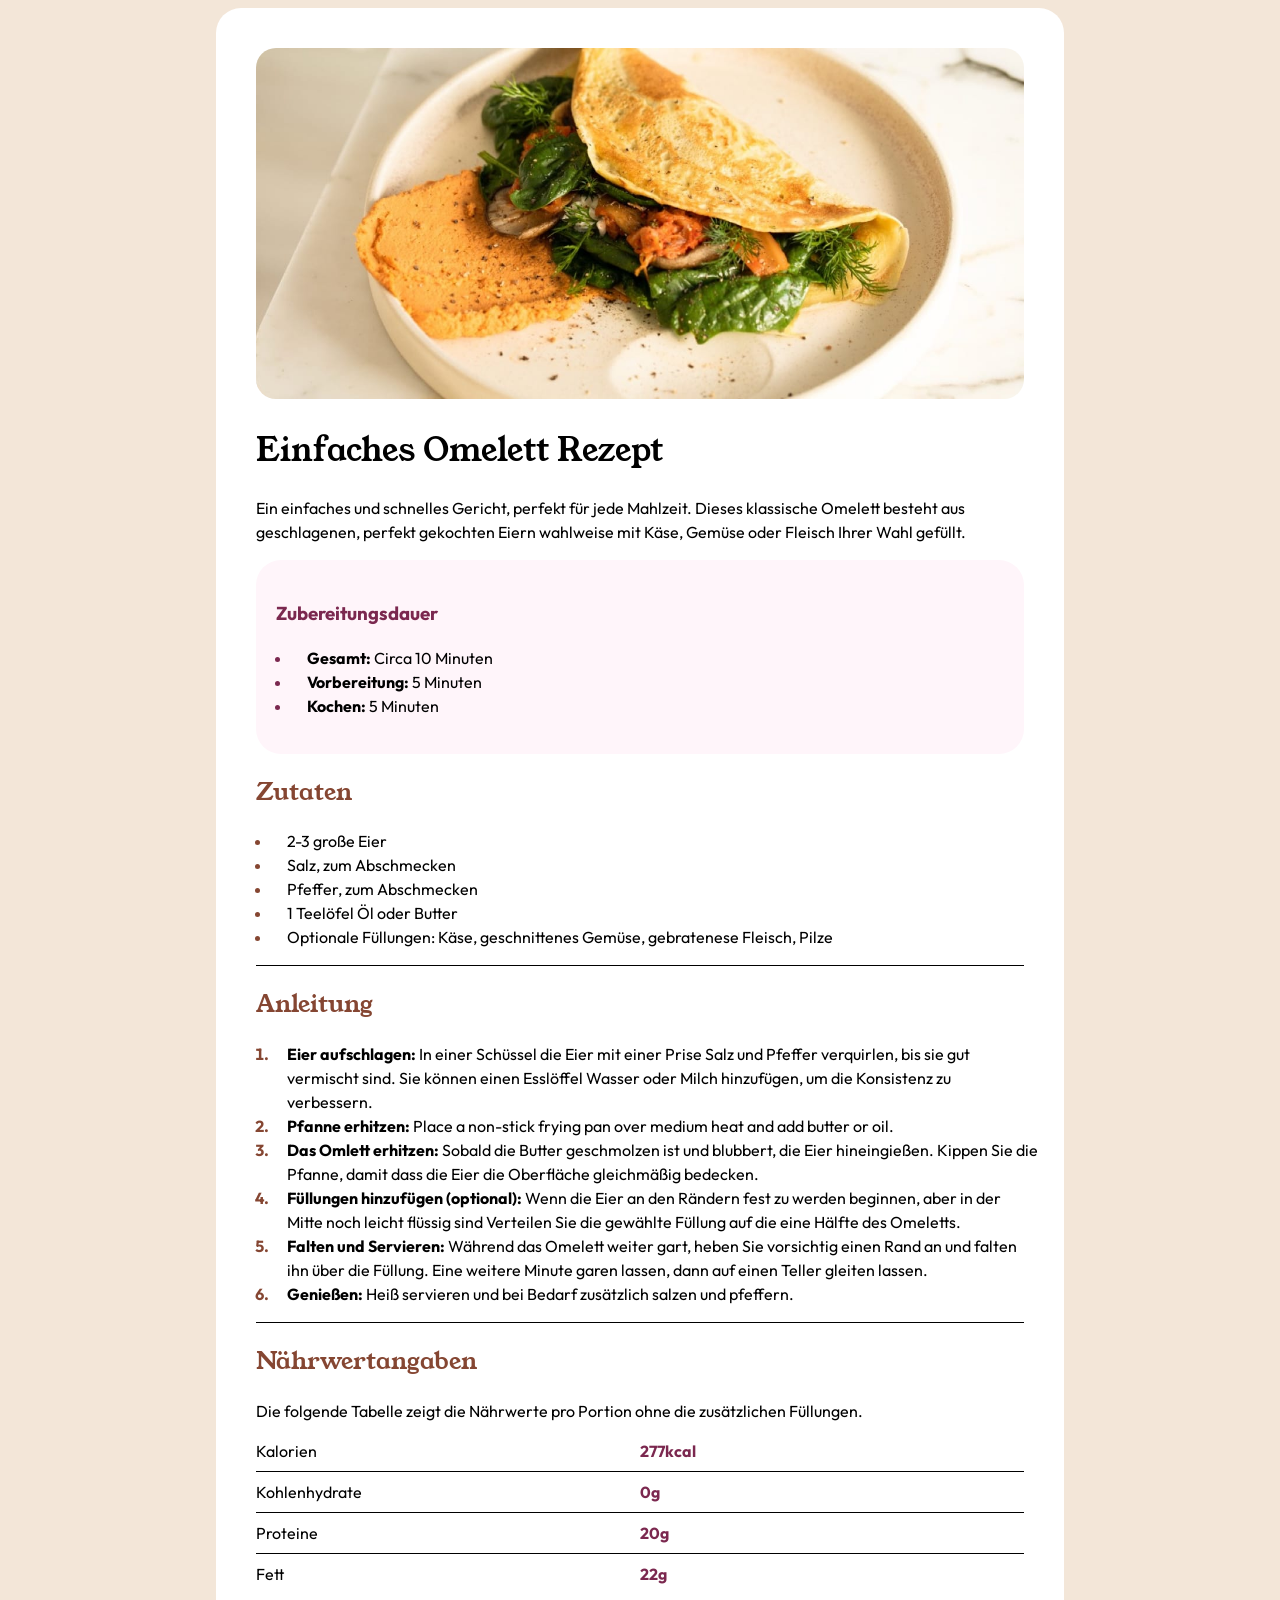
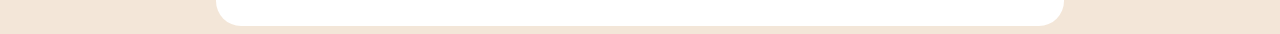
<file: index.html>
<!DOCTYPE html>
<html lang="en">
<head>
  <meta charset="UTF-8">
  <meta name="viewport" content="width=device-width, initial-scale=1.0"> <!-- displays site properly based on user's device -->

  <link rel="icon" type="image/png" sizes="32x32" href="./assets/images/favicon-32x32.png">
  <link rel="stylesheet" href="style.css">
  <title>Omlett Rezept</title>

</head>
<body>
  
  <div class="content">
    <img src="assets/images/image-omelette.jpeg" alt="">

    <div class="text">
      <h1>Einfaches Omelett Rezept</h1>
      <p>Ein einfaches und schnelles Gericht, perfekt für jede Mahlzeit. Dieses klassische Omelett besteht aus geschlagenen, perfekt gekochten Eiern
        wahlweise mit Käse, Gemüse oder Fleisch Ihrer Wahl gefüllt.</p>
      <div class="box">
        <h3>Zubereitungsdauer</h3>
        <ul>
          <li><span><strong>Gesamt:</strong> Circa 10 Minuten</span></li>
          <li><span><strong>Vorbereitung:</strong> 5 Minuten</span></li>
          <li><span><strong>Kochen:</strong> 5 Minuten</span></li>
        </ul>
      </div>
      
      <h2>Zutaten</h2>
      <ul>
        <li><span>2-3 große Eier</span></li>
        <li><span>Salz, zum Abschmecken</span></li>
        <li><span>Pfeffer, zum Abschmecken</span></li>
        <li><span>1 Teelöfel Öl oder Butter</span></li>
        <li><span>Optionale Füllungen: Käse, geschnittenes Gemüse, gebratenese Fleisch, Pilze</span>
        </li>
      </ul>
      <hr>
      <h2>Anleitung</h2>
      <ol>
        <li><span><b>Eier aufschlagen:</b> In einer Schüssel die Eier mit einer Prise Salz und Pfeffer verquirlen, bis sie gut vermischt sind.
          Sie können einen Esslöffel Wasser oder Milch hinzufügen, um die Konsistenz zu verbessern.</span></li>
        <li><span><b>Pfanne erhitzen:</b> Place a non-stick frying pan over medium heat and add butter or oil.</span></li>
        <li><span>
          <b>Das Omlett erhitzen:</b> Sobald die Butter geschmolzen ist und blubbert, die Eier hineingießen. Kippen Sie die Pfanne, damit
          dass die Eier die Oberfläche gleichmäßig bedecken.
        </span></li>
        <li><span>
          <b>Füllungen hinzufügen (optional):</b> Wenn die Eier an den Rändern fest zu werden beginnen, aber in der Mitte noch leicht flüssig sind
          Verteilen Sie die gewählte Füllung auf die eine Hälfte des Omeletts.
        </span></li>
        <li><span>
          <b>Falten und Servieren:</b> Während das Omelett weiter gart, heben Sie vorsichtig einen Rand an und falten ihn über die
          Füllung. Eine weitere Minute garen lassen, dann auf einen Teller gleiten lassen.
        </span></li>
          <li><span><b>Genießen:</b> Heiß servieren und bei Bedarf zusätzlich salzen und pfeffern.</span></li>
      </ol>
      <hr>
      <h2>Nährwertangaben</h2>
      <p>Die folgende Tabelle zeigt die Nährwerte pro Portion ohne die zusätzlichen Füllungen.</p>
      
      <div class="grid-table">
        <div class="first-row">
          <div class="cell">Kalorien</div>
          <hr>
          <div class="cell">Kohlenhydrate</div>
          <hr>
          <div class="cell">Proteine</div>
          <hr>
          <div class="cell">Fett</div>
        </div>
        <div class="second-row">
          <div class="cell">277kcal</div>
          <hr>
          <div class="cell">0g</div>
          <hr>
          <div class="cell">20g</div>
          <hr>
          <div class="cell">22g</div>
        </div>
      </div>
    </div>
    
  
  

    
  
  </div>


</body>
</html>
</file>
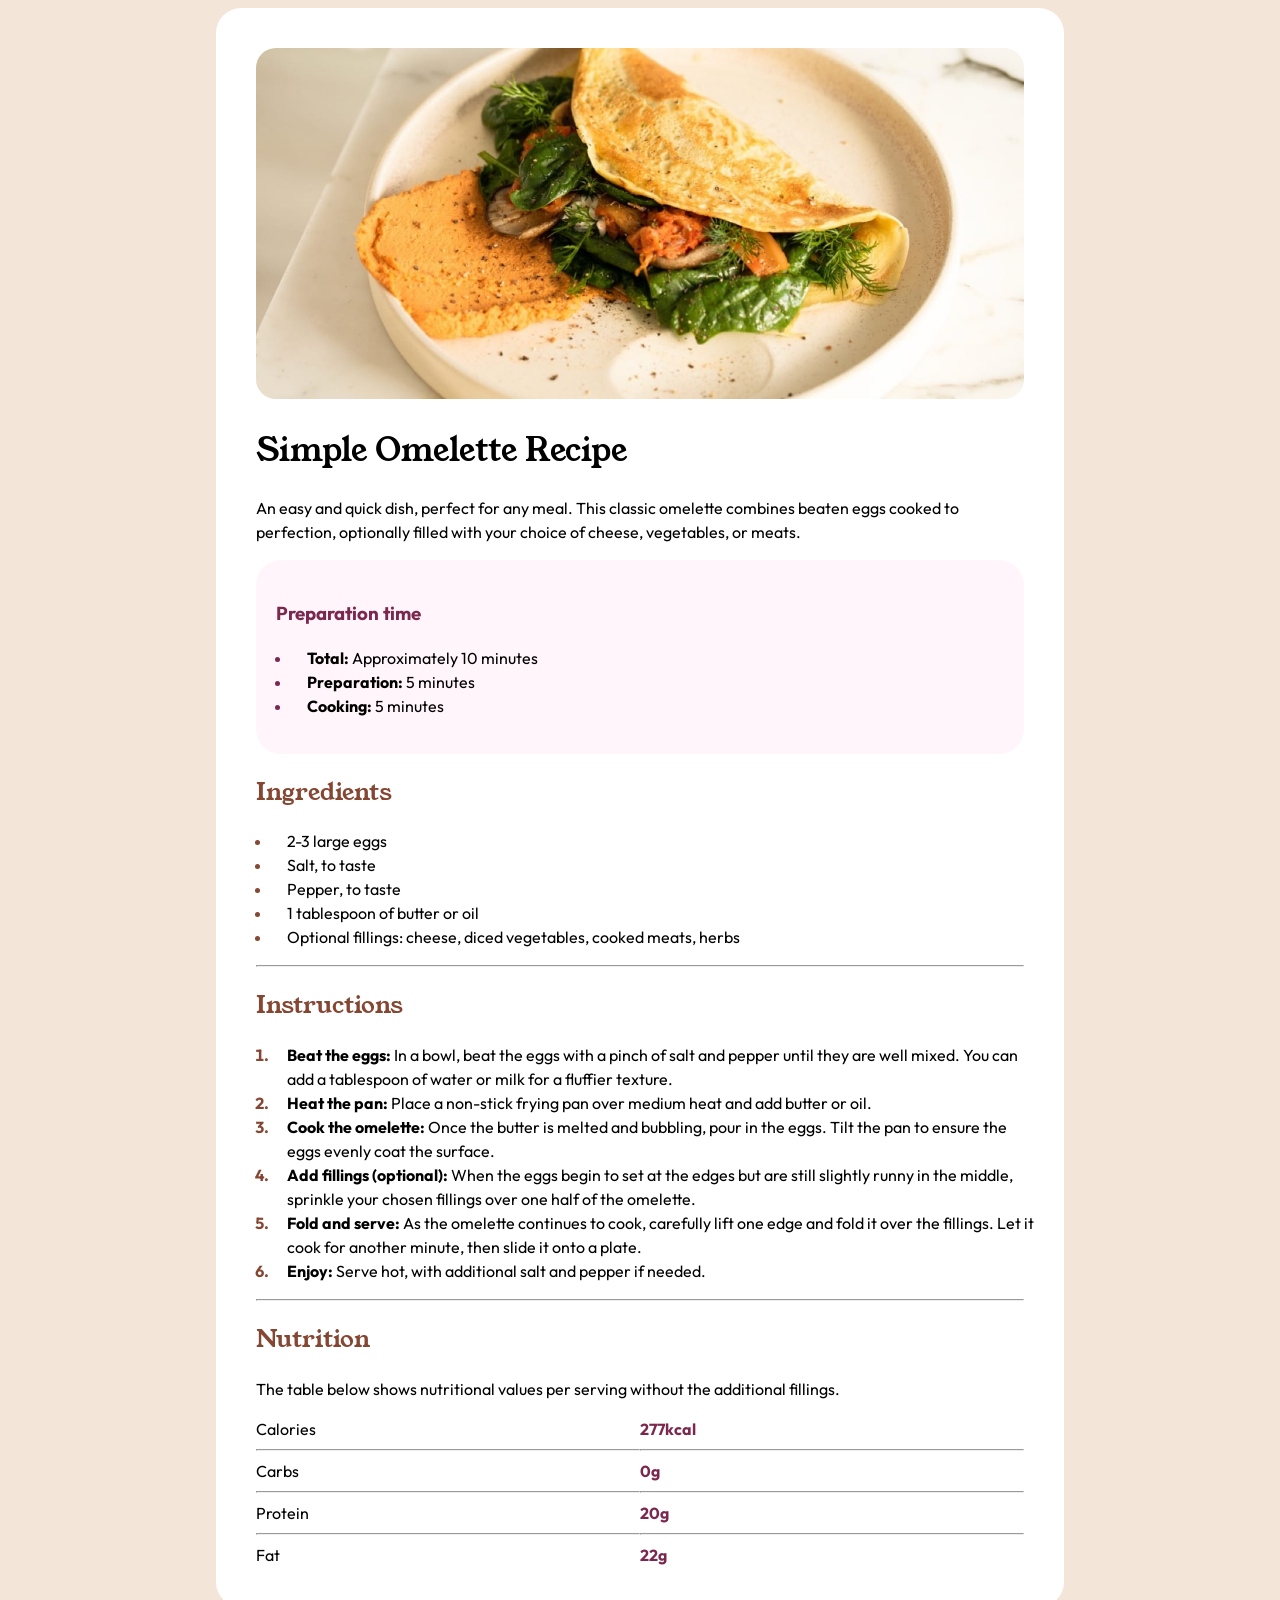
<file: recipe-page-main/index.html>
<!DOCTYPE html>
<html lang="en">
<head>
  <meta charset="UTF-8">
  <meta name="viewport" content="width=device-width, initial-scale=1.0"> <!-- displays site properly based on user's device -->

  <link rel="icon" type="image/png" sizes="32x32" href="./assets/images/favicon-32x32.png">
  <link rel="stylesheet" href="style.css">
  <title>Frontend Mentor | Recipe page</title>

  <!-- Feel free to remove these styles or customise in your own stylesheet 👍 -->
  <style>
    .attribution { font-size: 11px; text-align: center; }
    .attribution a { color: hsl(228, 45%, 44%); }
  </style>
</head>
<body>
  
  <div class="content">
    <img src="assets/images/image-omelette.jpeg" alt="">

    <div class="text">
      <h1>Simple Omelette Recipe</h1>
      <p>An easy and quick dish, perfect for any meal. This classic omelette combines beaten eggs cooked
      to perfection, optionally filled with your choice of cheese, vegetables, or meats.</p>
      <div class="box">
        <h3>Preparation time</h3>
        <ul>
          <li><span><strong>Total:</strong> Approximately 10 minutes</span></li>
          <li><span><strong>Preparation:</strong> 5 minutes</span></li>
          <li><span><strong>Cooking:</strong> 5 minutes</span></li>
        </ul>
      </div>
      
      <h2>Ingredients</h2>
      <ul>
        <li><span>2-3 large eggs</span></li>
        <li><span>Salt, to taste</span></li>
        <li><span>Pepper, to taste</span></li>
        <li><span>1 tablespoon of butter or oil</span></li>
        <li><span>Optional fillings: cheese, diced vegetables, cooked meats, herbs</span>
        </li>
      </ul>
      <hr>
      <h2>Instructions</h2>
      <ol>
        <li><span><b>Beat the eggs:</b> In a bowl, beat the eggs with a pinch of salt and pepper until they are well mixed.
          You can add a tablespoon of water or milk for a fluffier texture.</span></li>
        <li><span><b>Heat the pan:</b> Place a non-stick frying pan over medium heat and add butter or oil.</span></li>
        <li><span>
          <b>Cook the omelette:</b> Once the butter is melted and bubbling, pour in the eggs. Tilt the pan to ensure
            the eggs evenly coat the surface.
        </span></li>
        <li><span>
          <b>Add fillings (optional):</b> When the eggs begin to set at the edges but are still slightly runny in the
            middle, sprinkle your chosen fillings over one half of the omelette.
        </span></li>
        <li><span>
          <b>Fold and serve:</b> As the omelette continues to cook, carefully lift one edge and fold it over the
            fillings. Let it cook for another minute, then slide it onto a plate.
        </span></li>
          <li><span><b>Enjoy:</b> Serve hot, with additional salt and pepper if needed.</span></li>
      </ol>
      <hr>
      <h2>Nutrition</h2>
      <p>The table below shows nutritional values per serving without the additional fillings.</p>
      
      <div class="grid-table">
        <div class="first-row">
          <div class="cell">Calories</div>
          <hr>
          <div class="cell">Carbs</div>
          <hr>
          <div class="cell">Protein</div>
          <hr>
          <div class="cell">Fat</div>
        </div>
        <div class="second-row">
          <div class="cell">277kcal</div>
          <hr>
          <div class="cell">0g</div>
          <hr>
          <div class="cell">20g</div>
          <hr>
          <div class="cell">22g</div>
        </div>
      </div>
    </div>
    
  
  

    
  
  </div>


</body>
</html>
</file>
<file: style.css>
@font-face {
    font-family: 'Young Serif';
    src: url('assets/fonts/young-serif/YoungSerif-Regular.ttf')format('truetype');
}

@font-face {
    font-family: 'Outfit';
    src: url('assets/fonts/outfit/Outfit-VariableFont_wght.ttf');
}

*{
    font-family: 'Outfit';
    line-height: 150%;

}

h1 {
    font-family: 'Young Serif';
    font-weight: lighter;
}

h2 {
    font-family: 'Young Serif';
    font-weight: lighter;
    color: hsl(14, 45%, 36%);

}

.box{
    background-color: hsl(330, 100%, 98%);
    padding: 20px;
    border-radius: 25px;
}

.box h3{
    color: hsl(332, 51%, 32%);
}

.box li::marker{
    color: hsl(332, 51%, 32%);
}

li::marker{
    color: hsl(14, 45%, 36%);
    font-weight: bolder;
}

ul, ol { 
    padding-left: 1em;
}

li span {
	position: relative;
	left: 15px;
} 



body{
    background-color: hsl(30, 54%, 90%);
    display: flex;
    justify-content: center;
    align-items: center;
    font-family: 'Young Serif';

}

.content{
    width: 768px;
    background-color: white;
    border-radius: 25px;
    padding: 40px;    
}


.content img{
    max-width: 100%;
    height: auto;
    border-radius: 20px;
}


.grid-table{
    display: grid;
    grid-template-columns: 1fr 1fr;
}

.second-row{
    font-weight: bold;
    color: hsl(332, 51%, 32%);
}

hr{
    border: none;
    height: 1px; 
    background-color: #000;
}

@media screen and (max-width: 768px) {
    .content{
        width: 100%;
        border-radius: 0%;
        padding: 0px;
    }

    .text{
        padding-left: 30px;
        padding-right: 30px;
        padding-bottom: 30px;
    }
    .content img{
        border-radius: 0%;
    }

    body{
        margin: 0px;
    }
    
}
</file>
<file: recipe-page-main/style.css>
@font-face {
    font-family: 'Young Serif';
    src: url('assets/fonts/young-serif/YoungSerif-Regular.ttf')format('truetype');
}

@font-face {
    font-family: 'Outfit';
    src: url('assets/fonts/outfit/Outfit-VariableFont_wght.ttf');
}

*{
    font-family: 'Outfit';
    line-height: 150%;

}

h1 {
    font-family: 'Young Serif';
    font-weight: lighter;
}

h2 {
    font-family: 'Young Serif';
    font-weight: lighter;
    color: hsl(14, 45%, 36%);

}

.box{
    background-color: hsl(330, 100%, 98%);
    padding: 20px;
    border-radius: 25px;
}

.box h3{
    color: hsl(332, 51%, 32%);
}

.box li::marker{
    color: hsl(332, 51%, 32%);
}

li::marker{
    color: hsl(14, 45%, 36%);
    font-weight: bolder;
}

ul, ol { 
    padding-left: 1em;
}

li span {
	position: relative;
	left: 15px;
} 



body{
    background-color: hsl(30, 54%, 90%);
    display: flex;
    justify-content: center;
    align-items: center;
    font-family: 'Young Serif';

}

.content{
    width: 768px;
    background-color: white;
    border-radius: 25px;
    padding: 40px;    
}


.content img{
    max-width: 100%;
    height: auto;
    border-radius: 20px;
}

@media screen and (max-width: 768px) {
    .content{
        width: 100%;
        border-radius: 0%;
        padding: 0px;
    }

    .text{
        padding-left: 30px;
        padding-right: 30px;
    }
    .content img{
        border-radius: 0%;
    }

    body{
        margin: 0px;
    }
    
}


.grid-table{
    display: grid;
    grid-template-columns: 1fr 1fr;
}

.second-row{
    font-weight: bold;
    color: hsl(332, 51%, 32%);
}
</file>
